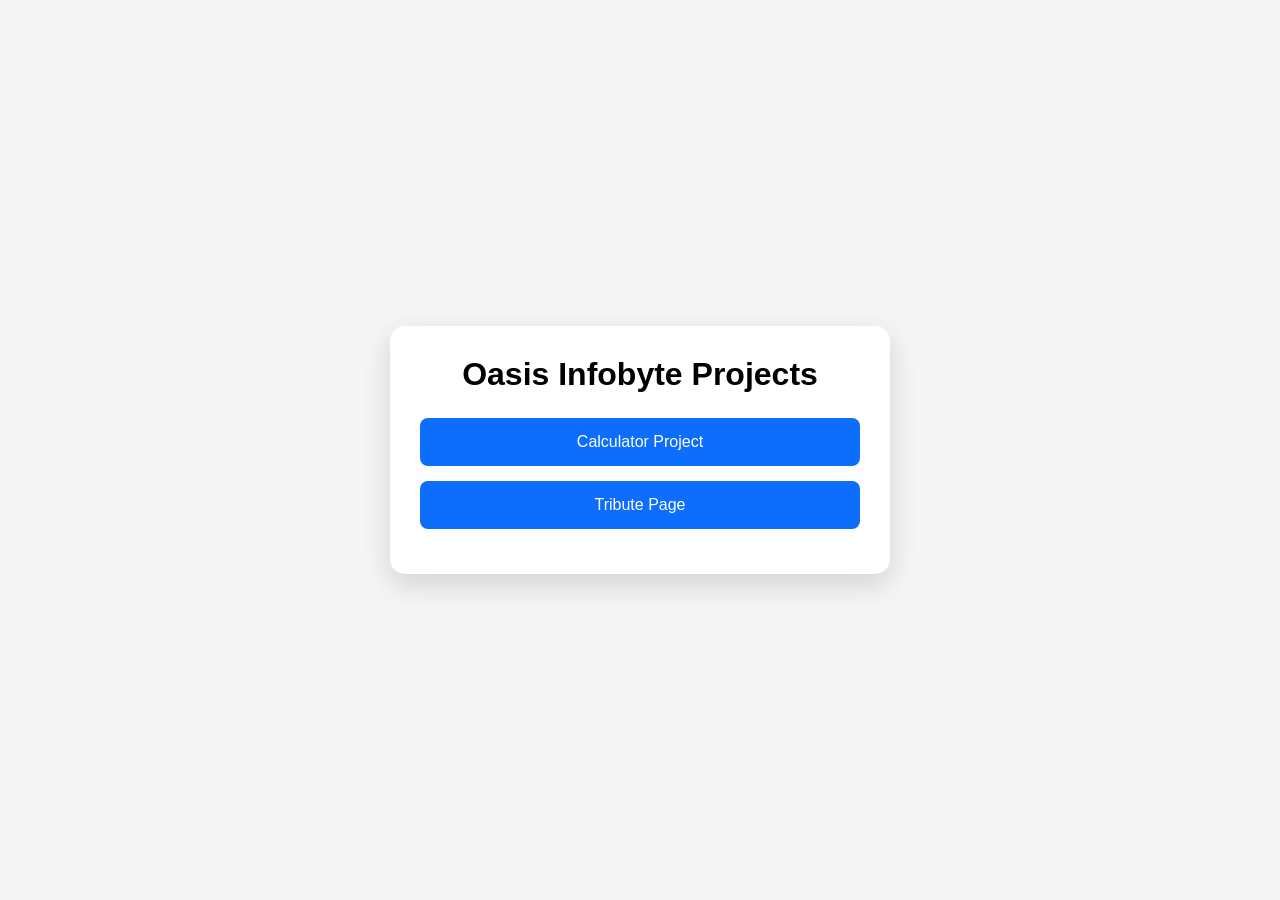
<file: index.html>
<!DOCTYPE html>
<html lang="en">
<head>
    <meta charset="UTF-8">
    <meta name="viewport" content="width=device-width, initial-scale=1.0">
    <title>Oasis Infobyte Projects</title>

    <style>
        *{
            margin:0;
            padding:0;
            box-sizing:border-box;
            font-family:Arial, Helvetica, sans-serif;
        }

        body{
            background:#f5f5f5;
            display:flex;
            justify-content:center;
            align-items:center;
            min-height:100vh;
        }

        .container{
            width:500px;
            background:white;
            padding:30px;
            border-radius:15px;
            box-shadow:0 10px 30px rgba(0,0,0,.15);
        }

        h1{
            text-align:center;
            margin-bottom:25px;
        }

        a{
            display:block;
            text-decoration:none;
            background:#0d6efd;
            color:white;
            padding:15px;
            margin:15px 0;
            text-align:center;
            border-radius:8px;
            transition:.3s;
        }

        a:hover{
            background:#084298;
        }
    </style>

</head>

<body>

<div class="container">

<h1>Oasis Infobyte Projects</h1>

<a href="WebDev-L2-Calculator/index.html">
Calculator Project
</a>

<a href="WebDev-L2-TributePage/index.html">
Tribute Page
</a>

</div>

</body>
</html>
</file>
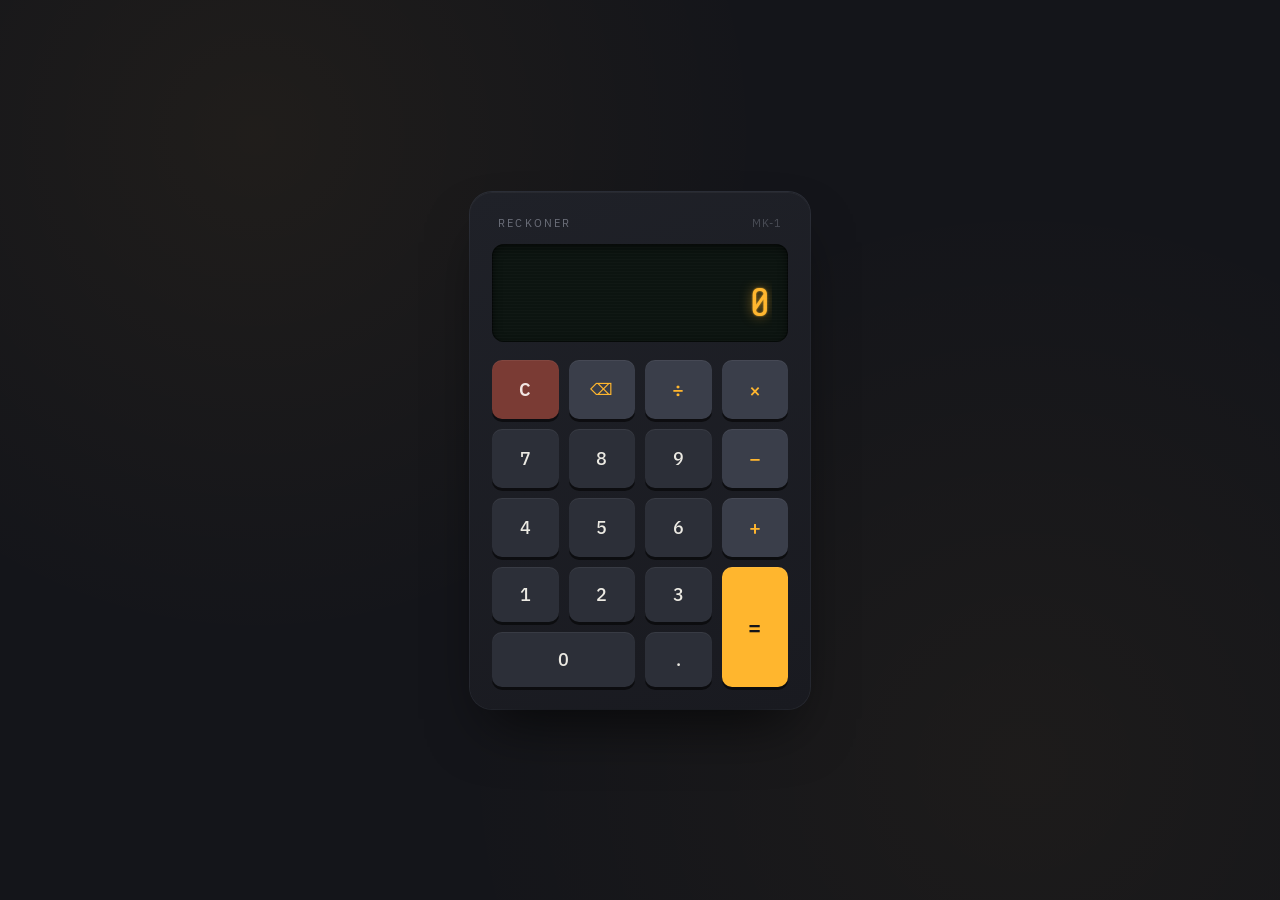
<file: WebDev-L2-Calculator/index.html>
<!DOCTYPE html>
<html lang="en">
<head>
<meta charset="UTF-8">
<meta name="viewport" content="width=device-width, initial-scale=1.0">
<title>Calculator</title>
<link rel="preconnect" href="https://fonts.googleapis.com">
<link href="https://fonts.googleapis.com/css2?family=Share+Tech+Mono&family=IBM+Plex+Sans:wght@400;500;600&display=swap" rel="stylesheet">
<link rel="stylesheet" href="style.css">
</head>
<body>
 
<div class="unit">
  <div class="brandrow">
    <span class="name">Reckoner</span>
    <span class="model">MK-1</span>
  </div>
 
  <div class="screen">
    <div class="prev-line" id="prevLine">&nbsp;</div>
    <div class="main-line" id="mainLine">0</div>
  </div>
 
  <div class="keys">
    <button type="button" class="clear" data-action="clear">C</button>
    <button type="button" class="del" data-action="backspace">⌫</button>
    <button type="button" class="op" data-action="operator" data-value="÷">÷</button>
    <button type="button" class="op" data-action="operator" data-value="×">×</button>
 
    <button type="button" class="num" data-action="digit" data-value="7">7</button>
    <button type="button" class="num" data-action="digit" data-value="8">8</button>
    <button type="button" class="num" data-action="digit" data-value="9">9</button>
    <button type="button" class="op" data-action="operator" data-value="−">−</button>
 
    <button type="button" class="num" data-action="digit" data-value="4">4</button>
    <button type="button" class="num" data-action="digit" data-value="5">5</button>
    <button type="button" class="num" data-action="digit" data-value="6">6</button>
    <button type="button" class="op" data-action="operator" data-value="+">+</button>
 
    <button type="button" class="num" data-action="digit" data-value="1">1</button>
    <button type="button" class="num" data-action="digit" data-value="2">2</button>
    <button type="button" class="num" data-action="digit" data-value="3">3</button>
    <button type="button" class="equals" data-action="equals">=</button>
 
    <button type="button" class="num zero" data-action="digit" data-value="0">0</button>
    <button type="button" class="num" data-action="decimal" data-value=".">.</button>
  </div>
</div>
 
<script src="script.js"></script>
</body>
</html>
</file>
<file: WebDev-L2-Calculator/style.css>
:root {
  --body-bg: #14151a;
  --case-bg: #1f2128;
  --case-edge: #2c2f38;
  --display-bg: #0c1410;
  --led: #ffb62e;
  --led-dim: #6b4c1a;
  --key-num: #2c2f38;
  --key-num-text: #eceae3;
  --key-op: #3a3e4a;
  --key-op-text: #ffb62e;
  --key-eq: #ffb62e;
  --key-eq-text: #14151a;
  --key-clear: #7a3b34;
  --key-clear-text: #f2e6e3;
  --key-shadow: rgba(0,0,0,0.55);
}
 
* { box-sizing: border-box; }
 
body {
  margin: 0;
  min-height: 100vh;
  display: flex;
  align-items: center;
  justify-content: center;
  background: var(--body-bg);
  background-image:
    radial-gradient(circle at 20% 15%, rgba(255,182,46,0.05), transparent 40%),
    radial-gradient(circle at 80% 85%, rgba(255,182,46,0.04), transparent 45%);
  font-family: 'IBM Plex Sans', sans-serif;
  padding: 24px;
}
 
.unit {
  width: 340px;
  max-width: 100%;
  background: linear-gradient(160deg, var(--case-bg), #191a20);
  border-radius: 22px;
  padding: 22px;
  box-shadow:
    0 30px 60px -20px rgba(0,0,0,0.7),
    inset 0 1px 0 rgba(255,255,255,0.04),
    0 0 0 1px var(--case-edge);
}
 
.brandrow {
  display: flex;
  justify-content: space-between;
  align-items: baseline;
  padding: 2px 6px 14px;
}
.brandrow .name {
  font-size: 11px;
  letter-spacing: 0.2em;
  text-transform: uppercase;
  color: #6c6f7a;
}
.brandrow .model {
  font-size: 11px;
  letter-spacing: 0.1em;
  color: #4a4d56;
}
 
.screen {
  background: var(--display-bg);
  border-radius: 12px;
  padding: 18px 16px 14px;
  margin-bottom: 18px;
  box-shadow: inset 0 3px 10px rgba(0,0,0,0.6), inset 0 0 0 1px rgba(0,0,0,0.4);
  position: relative;
  overflow: hidden;
}
.screen::after {
  content: "";
  position: absolute;
  inset: 0;
  background: repeating-linear-gradient(
    to bottom,
    rgba(255,255,255,0.015) 0px,
    rgba(255,255,255,0.015) 1px,
    transparent 1px,
    transparent 3px
  );
  pointer-events: none;
}
 
.prev-line {
  min-height: 18px;
  font-family: 'Share Tech Mono', monospace;
  font-size: 15px;
  color: var(--led-dim);
  text-align: right;
  letter-spacing: 0.03em;
  overflow: hidden;
  text-overflow: ellipsis;
  white-space: nowrap;
}
 
.main-line {
  font-family: 'Share Tech Mono', monospace;
  font-size: 40px;
  color: var(--led);
  text-align: right;
  letter-spacing: 0.02em;
  text-shadow: 0 0 12px rgba(255,182,46,0.55), 0 0 2px rgba(255,182,46,0.8);
  overflow: hidden;
  text-overflow: ellipsis;
  white-space: nowrap;
  min-height: 48px;
  line-height: 48px;
}
 
.main-line.error {
  color: #ff6b5e;
  text-shadow: 0 0 12px rgba(255,107,94,0.55);
  font-size: 22px;
}
 
.keys {
  display: grid;
  grid-template-columns: repeat(4, 1fr);
  gap: 10px;
}
 
button {
  border: none;
  border-radius: 10px;
  font-family: 'IBM Plex Sans', sans-serif;
  font-size: 18px;
  font-weight: 500;
  padding: 16px 0;
  cursor: pointer;
  color: var(--key-num-text);
  background: var(--key-num);
  box-shadow: 0 3px 0 var(--key-shadow), inset 0 1px 0 rgba(255,255,255,0.06);
  transition: transform 0.06s ease, box-shadow 0.06s ease;
  -webkit-tap-highlight-color: transparent;
}
button:active {
  transform: translateY(3px);
  box-shadow: 0 0 0 var(--key-shadow), inset 0 1px 0 rgba(255,255,255,0.04);
}
button:focus-visible {
  outline: 2px solid var(--led);
  outline-offset: 2px;
}
 
button.op {
  background: var(--key-op);
  color: var(--key-op-text);
  font-size: 20px;
}
button.zero { grid-column: span 2; }
button.clear {
  background: var(--key-clear);
  color: var(--key-clear-text);
  font-weight: 600;
  letter-spacing: 0.04em;
}
button.equals {
  background: var(--key-eq);
  color: var(--key-eq-text);
  font-weight: 600;
  font-size: 22px;
  grid-row: span 2;
}
button.del {
  background: var(--key-op);
  color: var(--key-op-text);
  font-size: 16px;
}
 
@media (max-width: 380px) {
  .unit { padding: 16px; }
  .main-line { font-size: 32px; }
  button { padding: 14px 0; font-size: 16px; }
}
</file>
